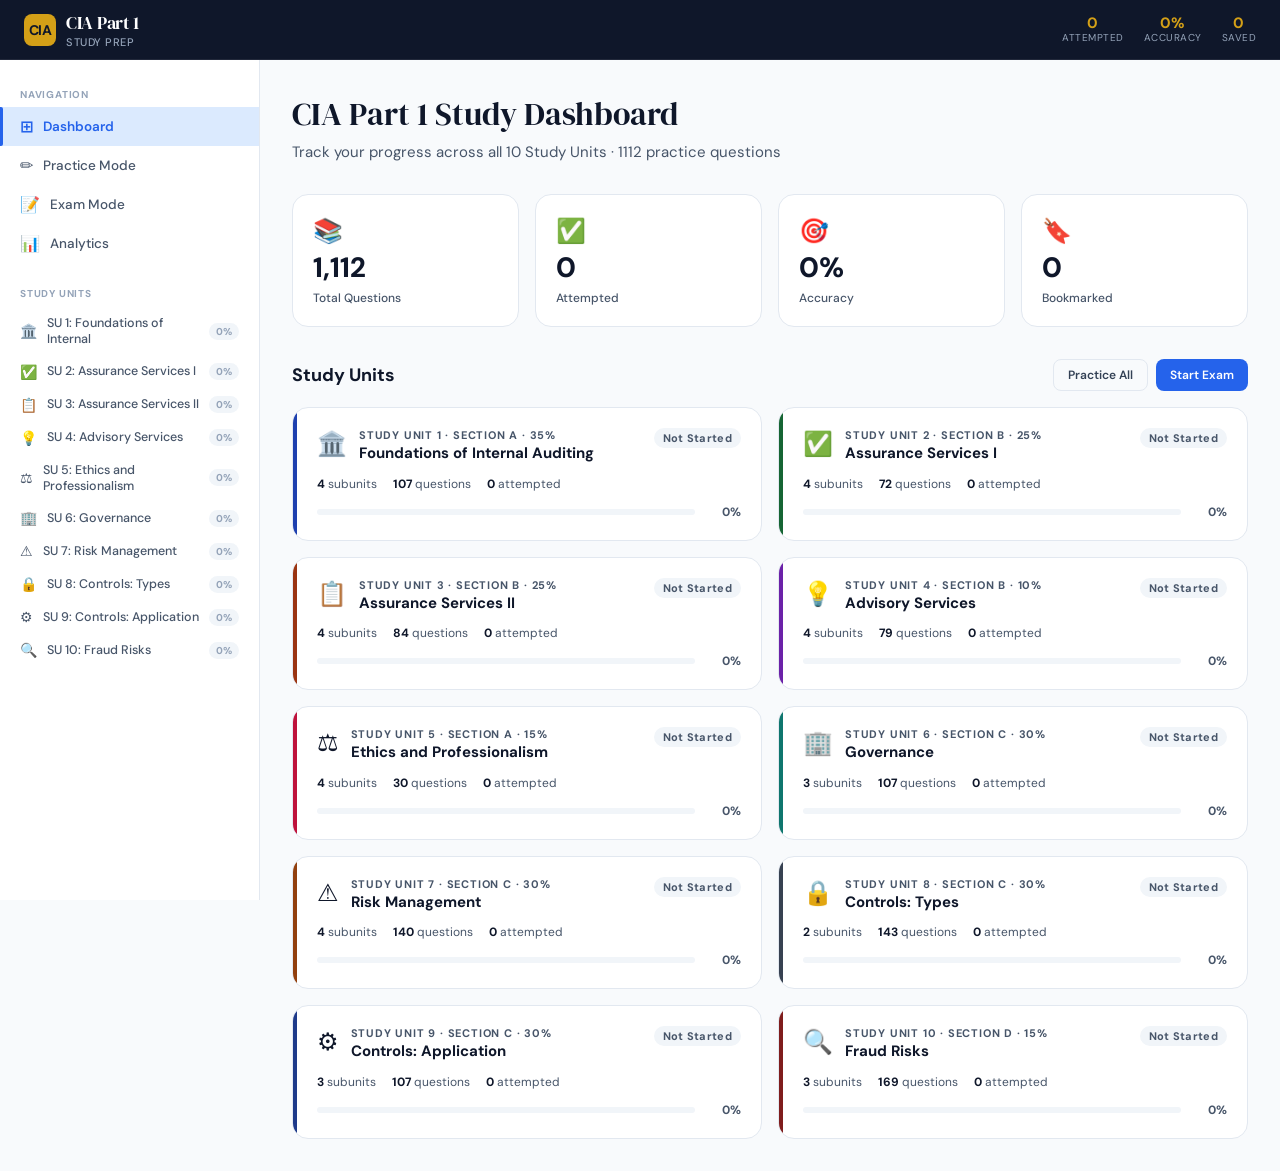
<file: cia-prep/index.html>
<!DOCTYPE html>
<html lang="en">
<head>
<meta charset="UTF-8">
<meta name="viewport" content="width=device-width, initial-scale=1.0">
<title>CIA Part 1 — Study Prep</title>
<link rel="preconnect" href="https://fonts.googleapis.com">
<link href="https://fonts.googleapis.com/css2?family=DM+Serif+Display:ital@0;1&family=DM+Sans:ital,opsz,wght@0,9..40,300;0,9..40,400;0,9..40,500;0,9..40,600;0,9..40,700;1,9..40,400&display=swap" rel="stylesheet">
<link rel="stylesheet" href="src/styles/main.css">
</head>
<body>
<div id="app"></div>
<script src="src/data/cia_data.js"></script>
<script src="src/utils/storage.js"></script>
<script src="src/utils/helpers.js"></script>
<script src="src/components/Toast.js"></script>
<script src="src/components/Sidebar.js"></script>
<script src="src/pages/Dashboard.js"></script>
<script src="src/pages/StudyUnit.js"></script>
<script src="src/pages/Lesson.js"></script>
<script src="src/pages/Practice.js"></script>
<script src="src/pages/Exam.js"></script>
<script src="src/pages/Analytics.js"></script>
<script src="src/app.js"></script>
</body>
</html>
</file>
<file: cia-prep/src/styles/main.css>
/* ===== CSS VARIABLES ===== */
:root {
  --navy: #0f172a;
  --navy-800: #1e293b;
  --navy-700: #334155;
  --navy-600: #475569;
  --slate-400: #94a3b8;
  --slate-200: #e2e8f0;
  --slate-100: #f1f5f9;
  --slate-50: #f8fafc;
  --white: #ffffff;
  --gold: #d4a017;
  --gold-light: #fef3c7;
  --emerald: #059669;
  --emerald-light: #d1fae5;
  --rose: #e11d48;
  --rose-light: #ffe4e6;
  --blue: #2563eb;
  --blue-light: #dbeafe;
  --amber: #d97706;
  --amber-light: #fef3c7;
  --sidebar-width: 260px;
  --topbar-height: 60px;
  --radius: 10px;
  --radius-lg: 16px;
  --shadow-sm: 0 1px 3px rgba(0,0,0,.08);
  --shadow: 0 4px 16px rgba(0,0,0,.1);
  --shadow-lg: 0 8px 32px rgba(0,0,0,.14);
  --transition: all .2s cubic-bezier(.4,0,.2,1);
  --font-serif: 'DM Serif Display', Georgia, serif;
  --font-sans: 'DM Sans', system-ui, sans-serif;
}

/* ===== RESET & BASE ===== */
*, *::before, *::after { box-sizing: border-box; margin: 0; padding: 0; }
html { font-size: 16px; -webkit-font-smoothing: antialiased; }
body { font-family: var(--font-sans); background: var(--slate-50); color: var(--navy); min-height: 100vh; overflow-x: hidden; }
a { text-decoration: none; color: inherit; }
button { font-family: inherit; cursor: pointer; border: none; background: none; }
input, select, textarea { font-family: inherit; }
ul { list-style: none; }
* { scrollbar-width: thin; scrollbar-color: var(--slate-200) transparent; }
::-webkit-scrollbar { width: 6px; height: 6px; }
::-webkit-scrollbar-thumb { background: var(--slate-200); border-radius: 3px; }

/* ===== LAYOUT ===== */
#app { display: flex; min-height: 100vh; }

.topbar {
  position: fixed; top: 0; left: 0; right: 0; height: var(--topbar-height);
  background: var(--navy); display: flex; align-items: center; justify-content: space-between;
  padding: 0 24px; z-index: 100; border-bottom: 1px solid rgba(255,255,255,.08);
}
.topbar-brand {
  display: flex; align-items: center; gap: 10px; cursor: pointer;
}
.topbar-logo {
  width: 32px; height: 32px; background: var(--gold); border-radius: 8px;
  display: flex; align-items: center; justify-content: center;
  font-weight: 700; font-size: 14px; color: var(--navy); letter-spacing: -.5px;
}
.topbar-title { font-family: var(--font-serif); font-size: 18px; color: var(--white); letter-spacing: -.3px; }
.topbar-subtitle { font-size: 11px; color: var(--slate-400); font-weight: 500; letter-spacing: .5px; text-transform: uppercase; }
.topbar-right { display: flex; align-items: center; gap: 16px; }
.topbar-stats { display: flex; gap: 20px; }
.topbar-stat { text-align: center; }
.topbar-stat-val { font-size: 15px; font-weight: 700; color: var(--gold); line-height: 1; }
.topbar-stat-lbl { font-size: 10px; color: var(--slate-400); text-transform: uppercase; letter-spacing: .5px; }

.sidebar {
  position: fixed; top: var(--topbar-height); left: 0; bottom: 0;
  width: var(--sidebar-width); background: var(--white);
  border-right: 1px solid var(--slate-200); overflow-y: auto;
  z-index: 90; transition: var(--transition);
  display: flex; flex-direction: column;
}
.sidebar-nav { padding: 12px 0; flex: 1; }
.sidebar-section-label {
  font-size: 10px; font-weight: 700; color: var(--slate-400);
  text-transform: uppercase; letter-spacing: .8px;
  padding: 16px 20px 6px;
}
.sidebar-item {
  display: flex; align-items: center; gap: 10px;
  padding: 9px 20px; cursor: pointer; border-radius: 0;
  transition: var(--transition); font-size: 13.5px; font-weight: 500;
  color: var(--navy-600); position: relative;
}
.sidebar-item:hover { background: var(--slate-50); color: var(--navy); }
.sidebar-item.active {
  background: var(--blue-light); color: var(--blue); font-weight: 600;
}
.sidebar-item.active::before {
  content: ''; position: absolute; left: 0; top: 0; bottom: 0;
  width: 3px; background: var(--blue); border-radius: 0 2px 2px 0;
}
.sidebar-item-icon { font-size: 16px; flex-shrink: 0; }
.sidebar-item-badge {
  margin-left: auto; background: var(--slate-100); color: var(--slate-400);
  font-size: 10px; font-weight: 700; padding: 2px 7px; border-radius: 10px;
}
.sidebar-item.active .sidebar-item-badge { background: var(--blue); color: white; }

/* Study unit sidebar sub-items */
.sidebar-su-item {
  display: flex; align-items: center; gap: 8px;
  padding: 7px 20px 7px 30px; cursor: pointer;
  transition: var(--transition); font-size: 12.5px;
  color: var(--navy-600); border-left: 2px solid transparent;
}
.sidebar-su-item:hover { background: var(--slate-50); color: var(--navy); }
.sidebar-su-item.active { color: var(--blue); font-weight: 600; background: var(--blue-light); }
.sidebar-su-dot { width: 6px; height: 6px; border-radius: 50%; background: currentColor; flex-shrink: 0; opacity: .5; }
.sidebar-su-item.active .sidebar-su-dot { opacity: 1; }

.main-content {
  margin-left: var(--sidebar-width);
  margin-top: var(--topbar-height);
  flex: 1; min-height: calc(100vh - var(--topbar-height));
  overflow-x: hidden;
}

/* ===== PAGE WRAPPER ===== */
.page { padding: 32px; max-width: 1100px; margin: 0 auto; }
.page-full { padding: 0; max-width: none; }

/* ===== CARDS ===== */
.card {
  background: var(--white); border-radius: var(--radius-lg);
  border: 1px solid var(--slate-200); box-shadow: var(--shadow-sm);
}
.card:hover { box-shadow: var(--shadow); }

/* ===== BUTTONS ===== */
.btn {
  display: inline-flex; align-items: center; gap: 8px;
  padding: 10px 20px; border-radius: 8px; font-size: 14px;
  font-weight: 600; transition: var(--transition); cursor: pointer;
  white-space: nowrap;
}
.btn-primary { background: var(--blue); color: white; }
.btn-primary:hover { background: #1d4ed8; transform: translateY(-1px); box-shadow: 0 4px 12px rgba(37,99,235,.3); }
.btn-secondary { background: var(--slate-100); color: var(--navy); }
.btn-secondary:hover { background: var(--slate-200); }
.btn-success { background: var(--emerald); color: white; }
.btn-success:hover { background: #047857; }
.btn-danger { background: var(--rose); color: white; }
.btn-outline { background: transparent; border: 1.5px solid var(--slate-200); color: var(--navy-700); }
.btn-outline:hover { border-color: var(--blue); color: var(--blue); }
.btn-sm { padding: 7px 14px; font-size: 12px; }
.btn-lg { padding: 14px 28px; font-size: 16px; }
.btn-icon { padding: 8px; border-radius: 8px; }

/* ===== BADGES ===== */
.badge {
  display: inline-flex; align-items: center; gap: 4px;
  font-size: 11px; font-weight: 700; padding: 3px 9px;
  border-radius: 20px; letter-spacing: .3px;
}
.badge-blue { background: var(--blue-light); color: var(--blue); }
.badge-green { background: var(--emerald-light); color: #047857; }
.badge-amber { background: var(--amber-light); color: var(--amber); }
.badge-red { background: var(--rose-light); color: var(--rose); }
.badge-gray { background: var(--slate-100); color: var(--navy-600); }
.badge-gold { background: var(--gold-light); color: #92400e; }

/* ===== PROGRESS BAR ===== */
.progress-bar { height: 6px; background: var(--slate-100); border-radius: 3px; overflow: hidden; }
.progress-fill { height: 100%; border-radius: 3px; transition: width .6s ease; }
.progress-fill-blue { background: var(--blue); }
.progress-fill-green { background: var(--emerald); }
.progress-fill-gold { background: var(--gold); }

/* ===== DASHBOARD ===== */
.dashboard-header { margin-bottom: 32px; }
.dashboard-greeting { font-family: var(--font-serif); font-size: 32px; color: var(--navy); margin-bottom: 6px; }
.dashboard-subtitle { color: var(--navy-600); font-size: 15px; }

.stats-row { display: grid; grid-template-columns: repeat(4, 1fr); gap: 16px; margin-bottom: 32px; }
.stat-card {
  background: var(--white); border-radius: var(--radius-lg); padding: 20px;
  border: 1px solid var(--slate-200); display: flex; flex-direction: column; gap: 8px;
}
.stat-card-icon { font-size: 24px; }
.stat-card-value { font-size: 28px; font-weight: 800; color: var(--navy); line-height: 1; }
.stat-card-label { font-size: 12px; color: var(--navy-600); font-weight: 500; }

.su-grid { display: grid; grid-template-columns: repeat(2, 1fr); gap: 16px; }
.su-card {
  background: var(--white); border-radius: var(--radius-lg); padding: 20px;
  border: 1px solid var(--slate-200); cursor: pointer; transition: var(--transition);
  position: relative; overflow: hidden;
}
.su-card:hover { border-color: transparent; box-shadow: var(--shadow); transform: translateY(-2px); }
.su-card-stripe { position: absolute; left: 0; top: 0; bottom: 0; width: 4px; }
.su-card-header { display: flex; align-items: flex-start; gap: 12px; margin-bottom: 12px; }
.su-card-icon { font-size: 24px; flex-shrink: 0; }
.su-card-info { flex: 1; }
.su-card-num { font-size: 11px; font-weight: 700; text-transform: uppercase; letter-spacing: .8px; color: var(--navy-600); margin-bottom: 2px; }
.su-card-title { font-size: 15px; font-weight: 700; color: var(--navy); line-height: 1.3; }
.su-card-meta { display: flex; gap: 16px; margin-bottom: 12px; }
.su-card-meta-item { font-size: 12px; color: var(--navy-600); }
.su-card-meta-val { font-weight: 700; color: var(--navy); }
.su-card-progress-row { display: flex; align-items: center; gap: 10px; }
.su-card-progress-pct { font-size: 12px; font-weight: 700; color: var(--navy-600); min-width: 36px; text-align: right; }

.status-dot { width: 8px; height: 8px; border-radius: 50%; display: inline-block; }
.status-not-started { background: var(--slate-200); }
.status-in-progress { background: var(--amber); }
.status-completed { background: var(--emerald); }

/* ===== STUDY UNIT PAGE ===== */
.su-page { display: flex; height: calc(100vh - var(--topbar-height)); }
.su-left {
  width: 240px; flex-shrink: 0; border-right: 1px solid var(--slate-200);
  background: var(--white); overflow-y: auto; display: flex; flex-direction: column;
}
.su-left-header { padding: 20px; border-bottom: 1px solid var(--slate-200); }
.su-left-title { font-size: 12px; font-weight: 700; text-transform: uppercase; letter-spacing: .8px; color: var(--navy-600); margin-bottom: 6px; }
.su-left-name { font-size: 15px; font-weight: 700; color: var(--navy); line-height: 1.3; }
.su-left-tabs { display: flex; border-bottom: 1px solid var(--slate-200); }
.su-left-tab {
  flex: 1; padding: 10px 6px; text-align: center; font-size: 12px; font-weight: 600;
  color: var(--navy-600); cursor: pointer; border-bottom: 2px solid transparent; transition: var(--transition);
}
.su-left-tab.active { color: var(--blue); border-bottom-color: var(--blue); }
.su-subunit-list { padding: 8px 0; flex: 1; }
.su-subunit-item {
  padding: 10px 20px; cursor: pointer; transition: var(--transition);
  border-left: 3px solid transparent; display: flex; align-items: center; gap: 10px;
}
.su-subunit-item:hover { background: var(--slate-50); }
.su-subunit-item.active { background: var(--blue-light); border-left-color: var(--blue); }
.su-subunit-item-num { font-size: 11px; font-weight: 700; color: var(--navy-600); flex-shrink: 0; }
.su-subunit-item.active .su-subunit-item-num { color: var(--blue); }
.su-subunit-item-title { font-size: 12.5px; font-weight: 500; color: var(--navy-700); line-height: 1.3; }
.su-subunit-item.active .su-subunit-item-title { color: var(--navy); font-weight: 600; }
.su-subunit-item-check { margin-left: auto; color: var(--emerald); font-size: 14px; }

.su-right { flex: 1; overflow-y: auto; display: flex; flex-direction: column; }
.su-tabs-bar {
  display: flex; align-items: center; gap: 4px;
  padding: 0 24px; border-bottom: 1px solid var(--slate-200);
  background: var(--white); flex-shrink: 0; position: sticky; top: 0; z-index: 10;
}
.su-tab {
  padding: 14px 18px; font-size: 13px; font-weight: 600; cursor: pointer;
  color: var(--navy-600); border-bottom: 2px solid transparent; transition: var(--transition);
  white-space: nowrap;
}
.su-tab:hover { color: var(--navy); }
.su-tab.active { color: var(--blue); border-bottom-color: var(--blue); }

/* ===== LESSON PAGE ===== */
.lesson-content { padding: 32px 40px; max-width: 820px; }
.lesson-header { margin-bottom: 32px; }
.lesson-breadcrumb { font-size: 12px; color: var(--navy-600); margin-bottom: 10px; display: flex; gap: 6px; align-items: center; }
.lesson-title { font-family: var(--font-serif); font-size: 30px; color: var(--navy); margin-bottom: 10px; line-height: 1.2; }
.lesson-meta { display: flex; gap: 12px; align-items: center; flex-wrap: wrap; }

.lesson-objectives {
  background: var(--blue-light); border-radius: var(--radius); padding: 20px 24px;
  border-left: 4px solid var(--blue); margin-bottom: 28px;
}
.lesson-objectives-title { font-size: 12px; font-weight: 700; text-transform: uppercase; letter-spacing: .6px; color: var(--blue); margin-bottom: 10px; }
.lesson-objectives ul { display: flex; flex-direction: column; gap: 6px; }
.lesson-objectives li { font-size: 13.5px; color: var(--navy-700); display: flex; gap: 8px; align-items: flex-start; line-height: 1.5; }
.lesson-objectives li::before { content: '→'; color: var(--blue); font-weight: 700; flex-shrink: 0; margin-top: 1px; }

.lesson-body { line-height: 1.8; }
.lesson-body h2 { font-family: var(--font-serif); font-size: 22px; color: var(--navy); margin: 28px 0 12px; padding-bottom: 8px; border-bottom: 1px solid var(--slate-200); }
.lesson-body h3 { font-size: 16px; font-weight: 700; color: var(--navy); margin: 22px 0 8px; }
.lesson-body p { font-size: 14.5px; color: var(--navy-700); margin-bottom: 14px; }
.lesson-body ul { margin: 10px 0 16px 0; display: flex; flex-direction: column; gap: 8px; }
.lesson-body li { font-size: 14px; color: var(--navy-700); display: flex; gap: 8px; align-items: flex-start; line-height: 1.6; }
.lesson-body li::before { content: '●'; color: var(--blue); font-size: 10px; flex-shrink: 0; margin-top: 5px; }
.lesson-body .highlight-box {
  background: var(--gold-light); border-left: 4px solid var(--gold);
  border-radius: 0 var(--radius) var(--radius) 0; padding: 14px 18px; margin: 20px 0;
}
.lesson-body .highlight-box strong { display: block; font-size: 12px; text-transform: uppercase; letter-spacing: .5px; color: #92400e; margin-bottom: 6px; }

.lesson-nav { display: flex; justify-content: space-between; align-items: center; padding: 24px 40px; border-top: 1px solid var(--slate-200); margin-top: 40px; }
.lesson-nav-btn { display: flex; align-items: center; gap: 8px; padding: 10px 18px; border-radius: var(--radius); font-size: 13px; font-weight: 600; cursor: pointer; transition: var(--transition); border: 1.5px solid var(--slate-200); background: var(--white); color: var(--navy-700); }
.lesson-nav-btn:hover { border-color: var(--blue); color: var(--blue); }
.lesson-nav-btn.primary { background: var(--blue); color: white; border-color: var(--blue); }
.lesson-nav-btn.primary:hover { background: #1d4ed8; }

/* ===== PRACTICE MODE ===== */
.practice-layout { display: flex; height: calc(100vh - var(--topbar-height)); }
.practice-left {
  width: 300px; flex-shrink: 0; border-right: 1px solid var(--slate-200);
  background: var(--white); display: flex; flex-direction: column; overflow: hidden;
}
.practice-filters { padding: 16px; border-bottom: 1px solid var(--slate-200); display: flex; flex-direction: column; gap: 10px; }
.filter-label { font-size: 11px; font-weight: 700; text-transform: uppercase; letter-spacing: .6px; color: var(--navy-600); margin-bottom: 4px; }
.filter-select { width: 100%; padding: 8px 12px; border: 1.5px solid var(--slate-200); border-radius: 8px; font-size: 13px; font-family: inherit; color: var(--navy); background: var(--white); appearance: none; background-image: url("data:image/svg+xml,%3csvg xmlns='http://www.w3.org/2000/svg' fill='none' viewBox='0 0 20 20'%3e%3cpath stroke='%236b7280' stroke-linecap='round' stroke-linejoin='round' stroke-width='1.5' d='M6 8l4 4 4-4'/%3e%3c/svg%3e"); background-repeat: no-repeat; background-position: right 10px center; background-size: 16px; }
.filter-select:focus { outline: none; border-color: var(--blue); }

.practice-question-list { flex: 1; overflow-y: auto; }
.pq-item { padding: 12px 16px; cursor: pointer; border-bottom: 1px solid var(--slate-100); transition: var(--transition); display: flex; align-items: center; gap: 10px; }
.pq-item:hover { background: var(--slate-50); }
.pq-item.active { background: var(--blue-light); }
.pq-item-id { font-size: 11px; font-weight: 700; color: var(--navy-600); flex-shrink: 0; }
.pq-item.active .pq-item-id { color: var(--blue); }
.pq-item-stem { font-size: 12px; color: var(--navy-700); line-height: 1.4; overflow: hidden; display: -webkit-box; -webkit-line-clamp: 2; -webkit-box-orient: vertical; }
.pq-item-status { margin-left: auto; font-size: 14px; flex-shrink: 0; }

.practice-right { flex: 1; overflow-y: auto; padding: 32px; }
.question-card { background: var(--white); border-radius: var(--radius-lg); border: 1px solid var(--slate-200); padding: 32px; max-width: 780px; }
.question-header { display: flex; justify-content: space-between; align-items: center; margin-bottom: 20px; }
.question-id { font-size: 12px; font-weight: 700; color: var(--navy-600); letter-spacing: .5px; }
.question-bookmark { font-size: 20px; cursor: pointer; transition: var(--transition); }
.question-stem { font-size: 16px; font-weight: 500; color: var(--navy); line-height: 1.6; margin-bottom: 28px; }
.options-list { display: flex; flex-direction: column; gap: 10px; }
.option-btn {
  display: flex; align-items: flex-start; gap: 14px; padding: 14px 18px;
  border-radius: var(--radius); border: 1.5px solid var(--slate-200);
  cursor: pointer; transition: var(--transition); text-align: left; width: 100%;
  background: var(--white);
}
.option-btn:hover:not(:disabled) { border-color: var(--blue); background: var(--blue-light); }
.option-btn.selected { border-color: var(--blue); background: var(--blue-light); }
.option-btn.correct { border-color: var(--emerald); background: var(--emerald-light); }
.option-btn.incorrect { border-color: var(--rose); background: var(--rose-light); }
.option-btn.reveal-correct { border-color: var(--emerald); background: #f0fdf4; }
.option-btn:disabled { cursor: default; }
.option-letter {
  width: 28px; height: 28px; border-radius: 50%; display: flex; align-items: center; justify-content: center;
  font-size: 12px; font-weight: 800; flex-shrink: 0;
  background: var(--slate-100); color: var(--navy-600);
}
.option-btn.selected .option-letter { background: var(--blue); color: white; }
.option-btn.correct .option-letter { background: var(--emerald); color: white; }
.option-btn.incorrect .option-letter { background: var(--rose); color: white; }
.option-btn.reveal-correct .option-letter { background: var(--emerald); color: white; }
.option-text { font-size: 14.5px; color: var(--navy-700); line-height: 1.5; padding-top: 4px; }

.answer-revealed { margin-top: 24px; border-radius: var(--radius); overflow: hidden; }
.answer-result-banner { padding: 14px 20px; display: flex; align-items: center; gap: 12px; }
.answer-result-banner.correct { background: var(--emerald-light); }
.answer-result-banner.incorrect { background: var(--rose-light); }
.answer-result-icon { font-size: 22px; }
.answer-result-text { font-size: 15px; font-weight: 700; }
.answer-result-banner.correct .answer-result-text { color: #047857; }
.answer-result-banner.incorrect .answer-result-text { color: var(--rose); }

.explanations { margin-top: 16px; display: flex; flex-direction: column; gap: 8px; }
.explanation-item { padding: 12px 16px; border-radius: 8px; background: var(--slate-50); border: 1px solid var(--slate-200); }
.explanation-item.correct { background: #f0fdf4; border-color: #bbf7d0; }
.explanation-letter { font-size: 11px; font-weight: 800; letter-spacing: .5px; margin-bottom: 4px; }
.explanation-item.correct .explanation-letter { color: var(--emerald); }
.explanation-text { font-size: 13px; color: var(--navy-700); line-height: 1.6; }

.practice-actions { display: flex; gap: 10px; margin-top: 24px; flex-wrap: wrap; }

/* ===== EXAM MODE ===== */
.exam-layout { display: flex; height: calc(100vh - var(--topbar-height)); }
.exam-sidebar { width: 240px; flex-shrink: 0; background: var(--navy); display: flex; flex-direction: column; }
.exam-sidebar-header { padding: 20px; border-bottom: 1px solid rgba(255,255,255,.1); }
.exam-timer { font-family: var(--font-serif); font-size: 32px; color: var(--gold); text-align: center; letter-spacing: 2px; }
.exam-timer-label { font-size: 11px; color: var(--slate-400); text-align: center; letter-spacing: .8px; text-transform: uppercase; margin-top: 4px; }
.exam-progress-info { padding: 16px 20px; border-bottom: 1px solid rgba(255,255,255,.1); }
.exam-progress-text { font-size: 12px; color: var(--slate-400); margin-bottom: 8px; }
.exam-progress-bar { height: 4px; background: rgba(255,255,255,.1); border-radius: 2px; overflow: hidden; }
.exam-progress-fill { height: 100%; background: var(--gold); border-radius: 2px; transition: width .4s ease; }
.exam-q-grid { padding: 12px; display: grid; grid-template-columns: repeat(5, 1fr); gap: 4px; overflow-y: auto; flex: 1; }
.exam-q-btn {
  aspect-ratio: 1; display: flex; align-items: center; justify-content: center;
  font-size: 11px; font-weight: 700; border-radius: 6px; cursor: pointer;
  transition: var(--transition); background: rgba(255,255,255,.08); color: var(--slate-400);
}
.exam-q-btn:hover { background: rgba(255,255,255,.15); color: white; }
.exam-q-btn.current { background: var(--gold); color: var(--navy); }
.exam-q-btn.answered { background: rgba(255,255,255,.2); color: white; }
.exam-q-btn.flagged { background: rgba(251,191,36,.2); color: #fbbf24; }
.exam-sidebar-footer { padding: 16px; border-top: 1px solid rgba(255,255,255,.1); }

.exam-main { flex: 1; overflow-y: auto; padding: 32px; background: var(--slate-50); }
.exam-q-counter { font-size: 12px; font-weight: 700; color: var(--navy-600); margin-bottom: 20px; letter-spacing: .5px; text-transform: uppercase; }

/* ===== RESULTS ===== */
.results-page { padding: 48px; max-width: 900px; margin: 0 auto; }
.results-header { text-align: center; margin-bottom: 48px; }
.results-score-ring { display: inline-flex; flex-direction: column; align-items: center; justify-content: center; width: 160px; height: 160px; border-radius: 50%; border: 8px solid; margin-bottom: 20px; }
.results-score-pct { font-family: var(--font-serif); font-size: 48px; line-height: 1; }
.results-score-label { font-size: 12px; font-weight: 600; letter-spacing: .5px; text-transform: uppercase; }
.results-title { font-family: var(--font-serif); font-size: 28px; color: var(--navy); margin-bottom: 8px; }
.results-grid { display: grid; grid-template-columns: repeat(3, 1fr); gap: 16px; margin-bottom: 32px; }
.results-stat { background: var(--white); border-radius: var(--radius-lg); padding: 20px; border: 1px solid var(--slate-200); text-align: center; }
.results-stat-val { font-size: 28px; font-weight: 800; color: var(--navy); }
.results-stat-lbl { font-size: 12px; color: var(--navy-600); margin-top: 4px; }
.results-by-unit { background: var(--white); border-radius: var(--radius-lg); border: 1px solid var(--slate-200); overflow: hidden; margin-bottom: 24px; }
.results-unit-row { display: flex; align-items: center; gap: 12px; padding: 14px 20px; border-bottom: 1px solid var(--slate-100); }
.results-unit-row:last-child { border-bottom: none; }
.results-unit-name { font-size: 13.5px; font-weight: 600; color: var(--navy); flex: 1; }
.results-unit-score { font-size: 13px; font-weight: 700; color: var(--navy-600); min-width: 60px; text-align: right; }

/* ===== ANALYTICS ===== */
.analytics-grid { display: grid; grid-template-columns: 1fr 1fr; gap: 20px; }
.analytics-card { background: var(--white); border-radius: var(--radius-lg); border: 1px solid var(--slate-200); padding: 24px; }
.analytics-card-title { font-size: 14px; font-weight: 700; color: var(--navy); margin-bottom: 20px; padding-bottom: 10px; border-bottom: 1px solid var(--slate-100); }
.analytics-unit-row { display: flex; align-items: center; gap: 12px; margin-bottom: 14px; }
.analytics-unit-name { font-size: 12.5px; color: var(--navy-700); width: 140px; flex-shrink: 0; overflow: hidden; text-overflow: ellipsis; white-space: nowrap; }
.analytics-unit-bar { flex: 1; height: 8px; background: var(--slate-100); border-radius: 4px; overflow: hidden; }
.analytics-unit-fill { height: 100%; border-radius: 4px; }
.analytics-unit-pct { font-size: 12px; font-weight: 700; color: var(--navy-600); min-width: 38px; text-align: right; }

/* ===== TOAST ===== */
.toast-container { position: fixed; bottom: 24px; right: 24px; z-index: 9999; display: flex; flex-direction: column; gap: 10px; }
.toast { padding: 12px 18px; border-radius: var(--radius); background: var(--navy); color: white; font-size: 13.5px; font-weight: 500; box-shadow: var(--shadow-lg); display: flex; align-items: center; gap: 10px; min-width: 200px; animation: toast-in .3s ease; }
.toast.success { background: var(--emerald); }
.toast.error { background: var(--rose); }
@keyframes toast-in { from { opacity: 0; transform: translateY(12px); } to { opacity: 1; transform: none; } }

/* ===== EMPTY STATE ===== */
.empty-state { text-align: center; padding: 60px 32px; color: var(--navy-600); }
.empty-state-icon { font-size: 48px; margin-bottom: 12px; }
.empty-state-title { font-size: 16px; font-weight: 700; color: var(--navy); margin-bottom: 8px; }
.empty-state-text { font-size: 14px; line-height: 1.6; }

/* ===== SETUP SCREEN ===== */
.setup-screen { display: flex; align-items: center; justify-content: center; min-height: calc(100vh - var(--topbar-height)); padding: 40px; }
.setup-card { background: var(--white); border-radius: var(--radius-lg); border: 1px solid var(--slate-200); padding: 40px; max-width: 600px; width: 100%; }
.setup-card h2 { font-family: var(--font-serif); font-size: 26px; color: var(--navy); margin-bottom: 8px; }
.setup-card p { font-size: 14px; color: var(--navy-600); margin-bottom: 28px; }
.setup-option { padding: 16px; border-radius: var(--radius); border: 1.5px solid var(--slate-200); margin-bottom: 12px; cursor: pointer; transition: var(--transition); display: flex; align-items: center; gap: 14px; }
.setup-option:hover, .setup-option.selected { border-color: var(--blue); background: var(--blue-light); }
.setup-option-icon { font-size: 28px; flex-shrink: 0; }
.setup-option-title { font-size: 15px; font-weight: 700; color: var(--navy); }
.setup-option-desc { font-size: 13px; color: var(--navy-600); }

.setup-row { display: flex; gap: 12px; margin-bottom: 16px; }
.setup-field { flex: 1; }
.setup-field label { display: block; font-size: 12px; font-weight: 700; color: var(--navy-600); text-transform: uppercase; letter-spacing: .5px; margin-bottom: 6px; }
.setup-field select { width: 100%; padding: 10px 12px; border: 1.5px solid var(--slate-200); border-radius: 8px; font-size: 13.5px; font-family: inherit; background: var(--white); color: var(--navy); }

/* ===== RESPONSIVE ===== */
@media (max-width: 900px) {
  .stats-row { grid-template-columns: repeat(2, 1fr); }
  .su-grid { grid-template-columns: 1fr; }
  .analytics-grid { grid-template-columns: 1fr; }
  .results-grid { grid-template-columns: repeat(2, 1fr); }
}

/* ===== UTILITIES ===== */
.flex { display: flex; }
.flex-col { flex-direction: column; }
.items-center { align-items: center; }
.justify-between { justify-content: space-between; }
.gap-8 { gap: 8px; }
.gap-12 { gap: 12px; }
.gap-16 { gap: 16px; }
.mt-8 { margin-top: 8px; }
.mt-16 { margin-top: 16px; }
.mt-24 { margin-top: 24px; }
.mb-8 { margin-bottom: 8px; }
.mb-16 { margin-bottom: 16px; }
.text-sm { font-size: 12px; }
.text-muted { color: var(--navy-600); }
.font-bold { font-weight: 700; }
.hidden { display: none !important; }
.w-full { width: 100%; }
</file>
